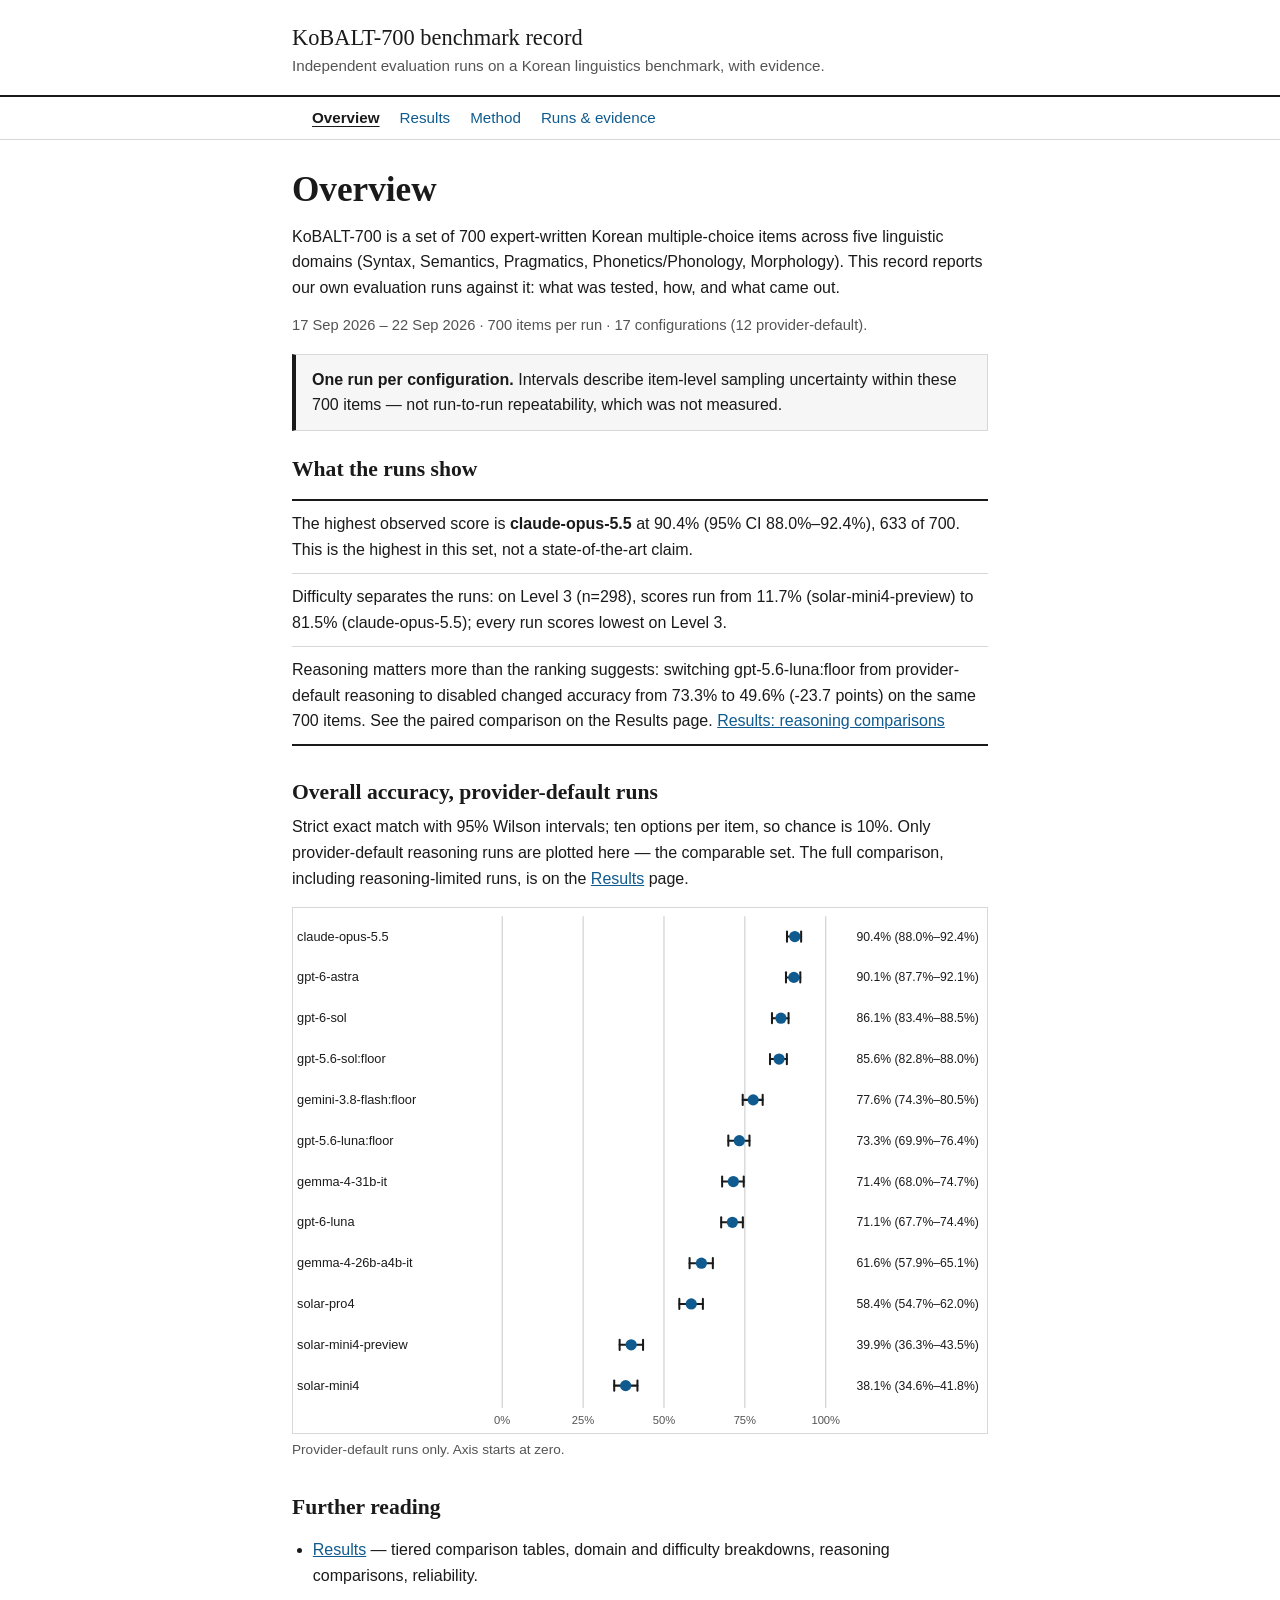
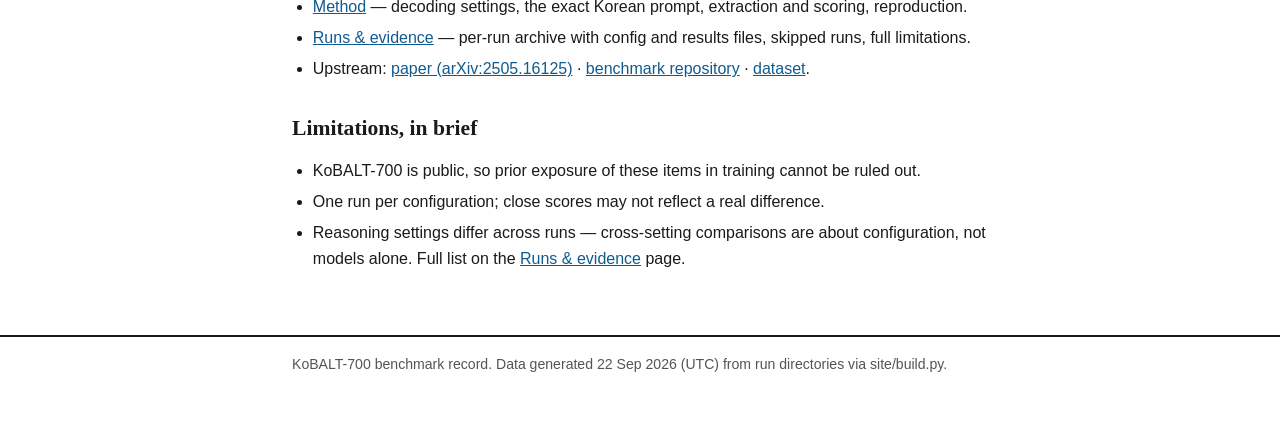
<file: site/index.html>
<!DOCTYPE html>
<html lang="en">
<head>
<meta charset="utf-8">
<meta name="viewport" content="width=device-width, initial-scale=1">
<title>KoBALT-700 benchmark record — Overview</title>
<meta name="description" content="Overview of KoBALT-700 Korean benchmark evaluation runs: scope, key findings, and links to results, method, and run evidence.">
<link rel="icon" href="data:,">
<link rel="stylesheet" href="style.css">
<script>document.documentElement.classList.add("js");</script>
</head>
<body>
<a class="skip-link" href="#main">Skip to main content</a>

<header class="masthead">
  <div class="measure">
    <p class="site-title"><a href="index.html">KoBALT-700 benchmark record</a></p>
    <p class="standfirst">Independent evaluation runs on a Korean linguistics benchmark, with evidence.</p>
  </div>
</header>

<nav class="site-nav" aria-label="Site sections">
  <div class="measure">
    <ul>
      <li><a href="index.html" aria-current="page">Overview</a></li>
      <li><a href="results.html">Results</a></li>
      <li><a href="method.html">Method</a></li>
      <li><a href="runs.html">Runs &amp; evidence</a></li>
    </ul>
  </div>
</nav>

<main id="main">
  <div class="measure">

    <h1>Overview</h1>
    <p>KoBALT-700 is a set of 700 expert-written Korean multiple-choice items across five linguistic domains (Syntax, Semantics, Pragmatics, Phonetics/Phonology, Morphology). This record reports our own evaluation runs against it: what was tested, how, and what came out.</p>
    <p class="meta-line" id="report-meta">Loading run metadata&hellip;</p>

    <aside class="caveat" aria-label="Important caveat">
      <p><strong>One run per configuration.</strong> Intervals describe item-level sampling uncertainty within these 700 items — not run-to-run repeatability, which was not measured.</p>
    </aside>

    <section class="defer" aria-labelledby="findings-h">
      <h2 id="findings-h">What the runs show</h2>
      <ul class="findings" id="findings">
        <li>Findings load with the data.</li>
      </ul>
    </section>

    <section class="defer" aria-labelledby="overall-h">
      <h2 id="overall-h">Overall accuracy, provider-default runs</h2>
      <p>Strict exact match with 95% Wilson intervals; ten options per item, so chance is 10%. Only provider-default reasoning runs are plotted here — the comparable set. The full comparison, including reasoning-limited runs, is on the <a href="results.html">Results</a> page.</p>
      <figure class="chart-block">
        <div id="overall-chart" class="chart" role="img" aria-label="Dot-and-interval chart of overall accuracy with 95 percent Wilson intervals for provider-default runs."></div>
        <figcaption class="caption">Provider-default runs only. Axis starts at zero.</figcaption>
      </figure>
    </section>

    <section class="defer" aria-labelledby="further-h">
      <h2 id="further-h">Further reading</h2>
      <ul class="tight">
        <li><a href="results.html">Results</a> — tiered comparison tables, domain and difficulty breakdowns, reasoning comparisons, reliability.</li>
        <li><a href="method.html">Method</a> — decoding settings, the exact Korean prompt, extraction and scoring, reproduction.</li>
        <li><a href="runs.html">Runs &amp; evidence</a> — per-run archive with config and results files, skipped runs, full limitations.</li>
        <li>Upstream: <a href="https://arxiv.org/abs/2505.16125">paper (arXiv:2505.16125)</a> · <a href="https://github.com/snunlp/KoBALT-700">benchmark repository</a> · <a href="https://huggingface.co/datasets/snunlp/KoBALT-700">dataset</a>.</li>
      </ul>
    </section>

    <section class="defer" aria-labelledby="limits-h">
      <h2 id="limits-h">Limitations, in brief</h2>
      <ul class="tight">
        <li>KoBALT-700 is public, so prior exposure of these items in training cannot be ruled out.</li>
        <li>One run per configuration; close scores may not reflect a real difference.</li>
        <li>Reasoning settings differ across runs — cross-setting comparisons are about configuration, not models alone. Full list on the <a href="runs.html#limitations">Runs &amp; evidence</a> page.</li>
      </ul>
    </section>

  </div>
</main>

<footer class="site-footer defer">
  <div class="measure">
    <p id="footer-line" class="small">KoBALT-700 benchmark record.</p>
    <noscript><p class="small">Numbers on this page load from <code>results.json</code> and need JavaScript enabled.</p></noscript>
  </div>
</footer>

<script src="charts.js" defer></script>
</body>
</html>
</file>
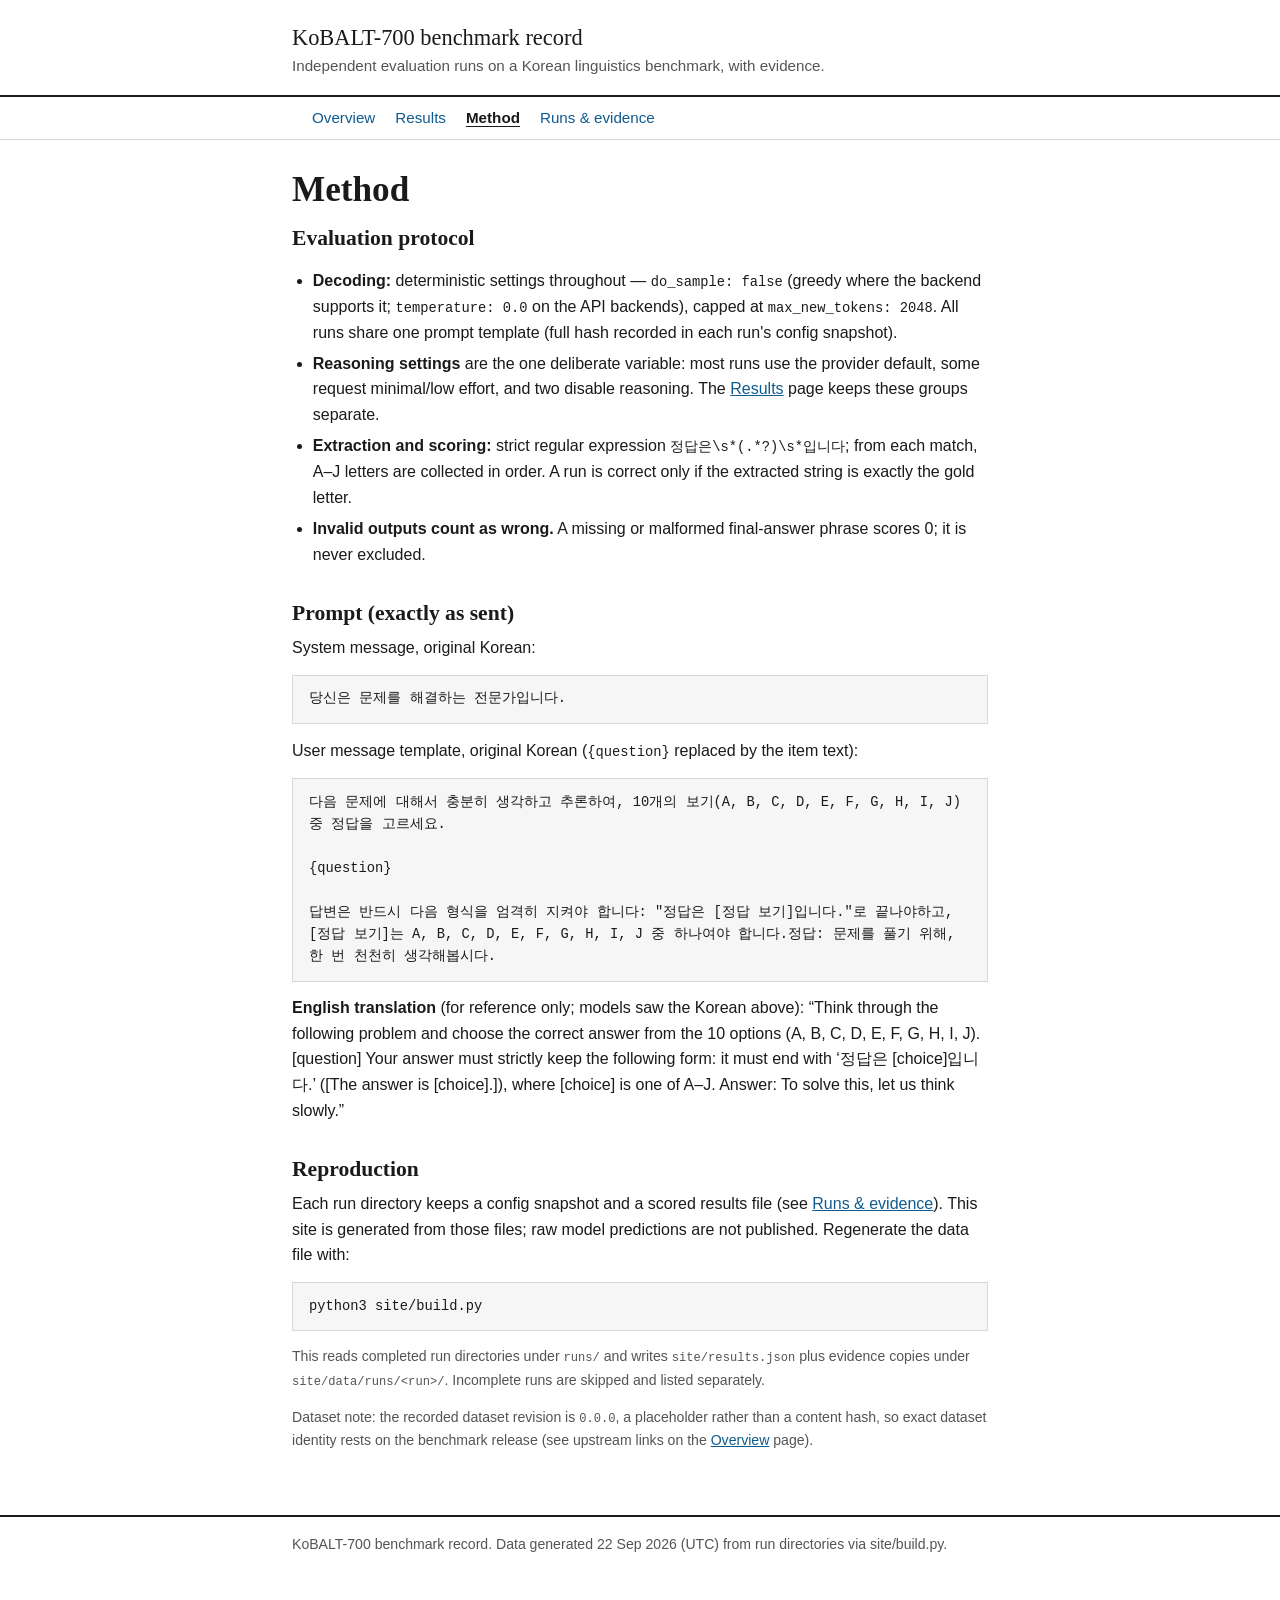
<file: site/method.html>
<!DOCTYPE html>
<html lang="en">
<head>
<meta charset="utf-8">
<meta name="viewport" content="width=device-width, initial-scale=1">
<title>KoBALT-700 benchmark record — Method</title>
<meta name="description" content="Evaluation method: decoding settings, exact Korean prompt, answer extraction and scoring, and reproduction instructions.">
<link rel="icon" href="data:,">
<link rel="stylesheet" href="style.css">
</head>
<body>
<a class="skip-link" href="#main">Skip to main content</a>

<header class="masthead">
  <div class="measure">
    <p class="site-title"><a href="index.html">KoBALT-700 benchmark record</a></p>
    <p class="standfirst">Independent evaluation runs on a Korean linguistics benchmark, with evidence.</p>
  </div>
</header>

<nav class="site-nav" aria-label="Site sections">
  <div class="measure">
    <ul>
      <li><a href="index.html">Overview</a></li>
      <li><a href="results.html">Results</a></li>
      <li><a href="method.html" aria-current="page">Method</a></li>
      <li><a href="runs.html">Runs &amp; evidence</a></li>
    </ul>
  </div>
</nav>

<main id="main">
  <div class="measure">

    <h1>Method</h1>

    <section id="method" aria-labelledby="method-h">
      <h2 id="method-h">Evaluation protocol</h2>
      <ul class="tight">
        <li><strong>Decoding:</strong> deterministic settings throughout — <code>do_sample: false</code> (greedy where the backend supports it; <code>temperature: 0.0</code> on the API backends), capped at <code>max_new_tokens: 2048</code>. All runs share one prompt template (full hash recorded in each run's config snapshot).</li>
        <li><strong>Reasoning settings</strong> are the one deliberate variable: most runs use the provider default, some request minimal/low effort, and two disable reasoning. The <a href="results.html#tiers">Results</a> page keeps these groups separate.</li>
        <li><strong>Extraction and scoring:</strong> strict regular expression <code>정답은\s*(.*?)\s*입니다</code>; from each match, A–J letters are collected in order. A run is correct only if the extracted string is exactly the gold letter.</li>
        <li><strong>Invalid outputs count as wrong.</strong> A missing or malformed final-answer phrase scores 0; it is never excluded.</li>
      </ul>
    </section>

    <section aria-labelledby="prompt-h">
      <h2 id="prompt-h">Prompt (exactly as sent)</h2>
      <p>System message, original Korean:</p>
      <pre lang="ko">당신은 문제를 해결하는 전문가입니다.</pre>
      <p>User message template, original Korean (<code>{question}</code> replaced by the item text):</p>
      <pre lang="ko">다음 문제에 대해서 충분히 생각하고 추론하여, 10개의 보기(A, B, C, D, E, F, G, H, I, J) 중 정답을 고르세요.

{question}

답변은 반드시 다음 형식을 엄격히 지켜야 합니다: "정답은 [정답 보기]입니다."로 끝나야하고, [정답 보기]는 A, B, C, D, E, F, G, H, I, J 중 하나여야 합니다.정답: 문제를 풀기 위해, 한 번 천천히 생각해봅시다.</pre>
      <p><strong>English translation</strong> (for reference only; models saw the Korean above): “Think through the following problem and choose the correct answer from the 10 options (A, B, C, D, E, F, G, H, I, J). [question] Your answer must strictly keep the following form: it must end with ‘정답은 [choice]입니다.’ ([The answer is [choice].]), where [choice] is one of A–J. Answer: To solve this, let us think slowly.”</p>
    </section>

    <section id="reproduce" aria-labelledby="reproduce-h">
      <h2 id="reproduce-h">Reproduction</h2>
      <p>Each run directory keeps a config snapshot and a scored results file (see <a href="runs.html">Runs &amp; evidence</a>). This site is generated from those files; raw model predictions are not published. Regenerate the data file with:</p>
      <pre>python3 site/build.py</pre>
      <p class="small">This reads completed run directories under <code>runs/</code> and writes <code>site/results.json</code> plus evidence copies under <code>site/data/runs/&lt;run&gt;/</code>. Incomplete runs are skipped and listed separately.</p>
      <p class="small">Dataset note: the recorded dataset revision is <code>0.0.0</code>, a placeholder rather than a content hash, so exact dataset identity rests on the benchmark release (see upstream links on the <a href="index.html">Overview</a> page).</p>
    </section>

  </div>
</main>

<footer class="site-footer">
  <div class="measure">
    <p id="footer-line" class="small">KoBALT-700 benchmark record.</p>
  </div>
</footer>

<script src="charts.js" defer></script>
</body>
</html>
</file>
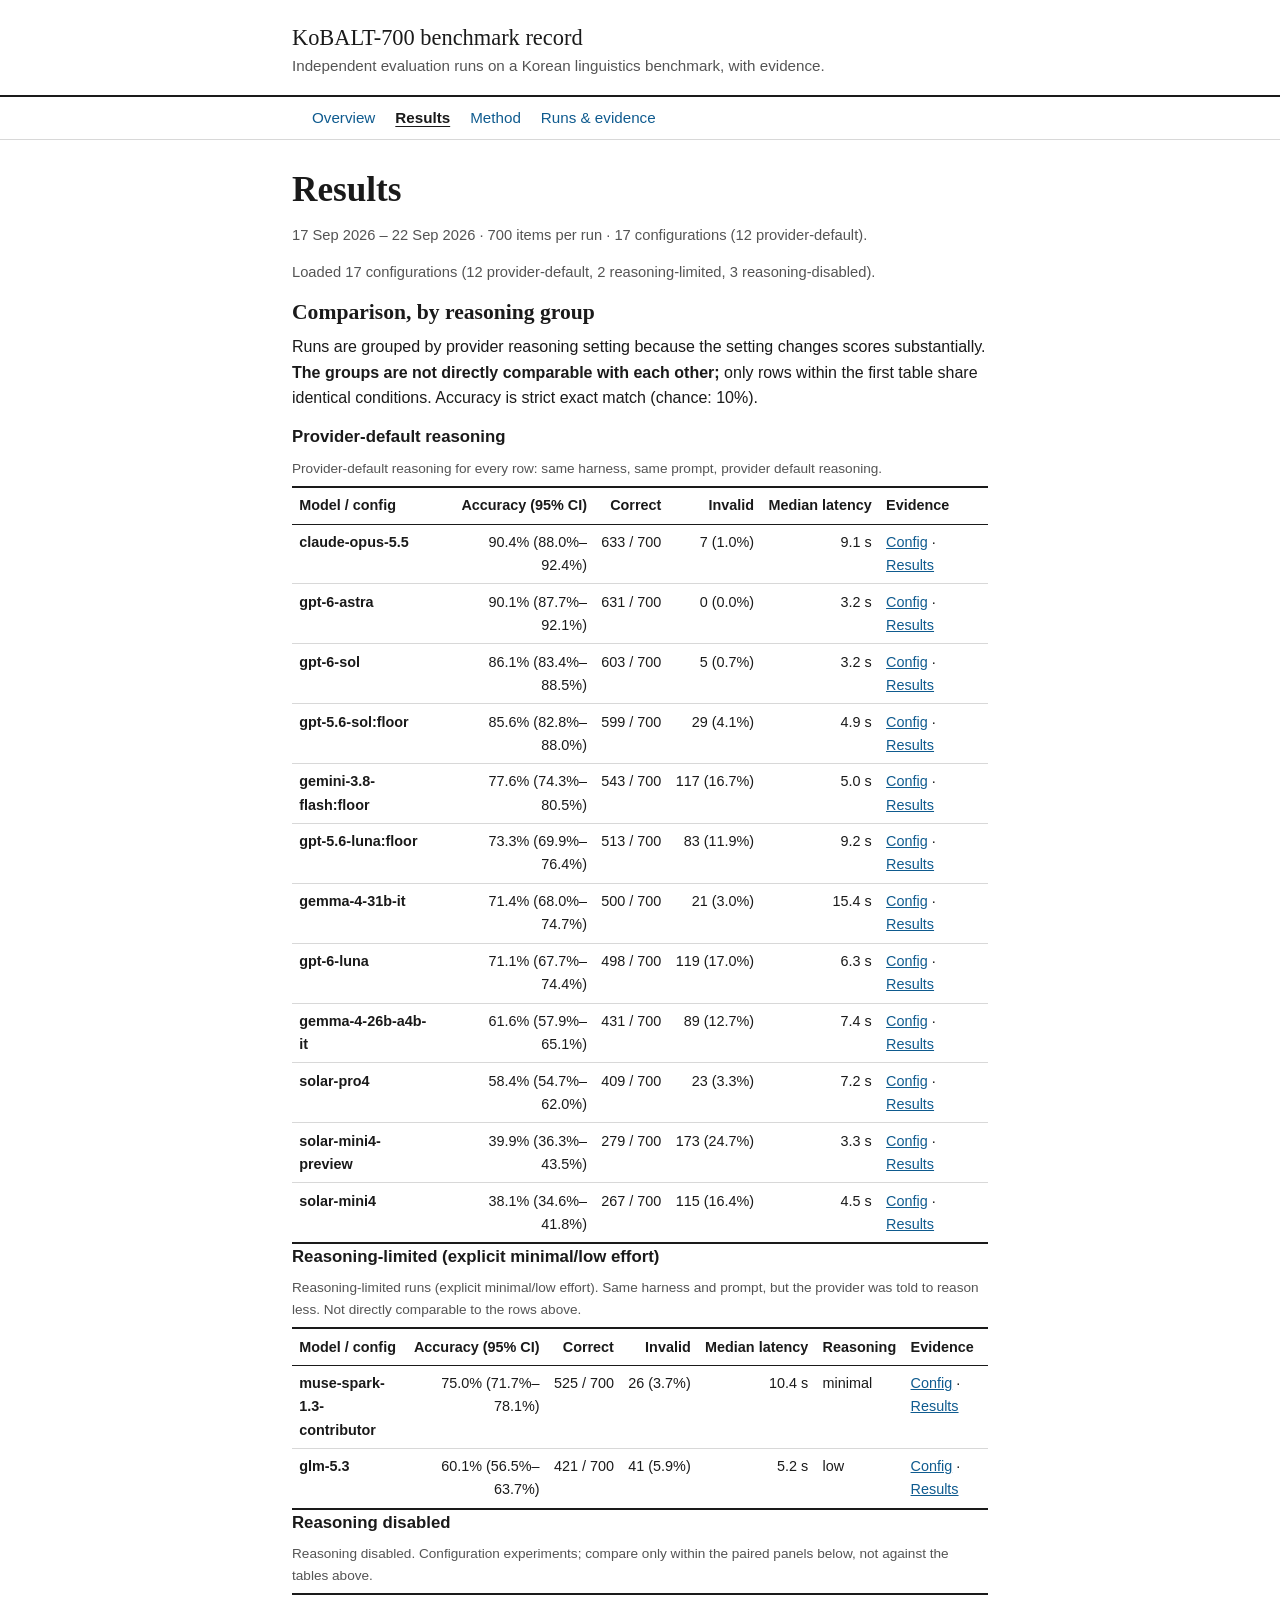
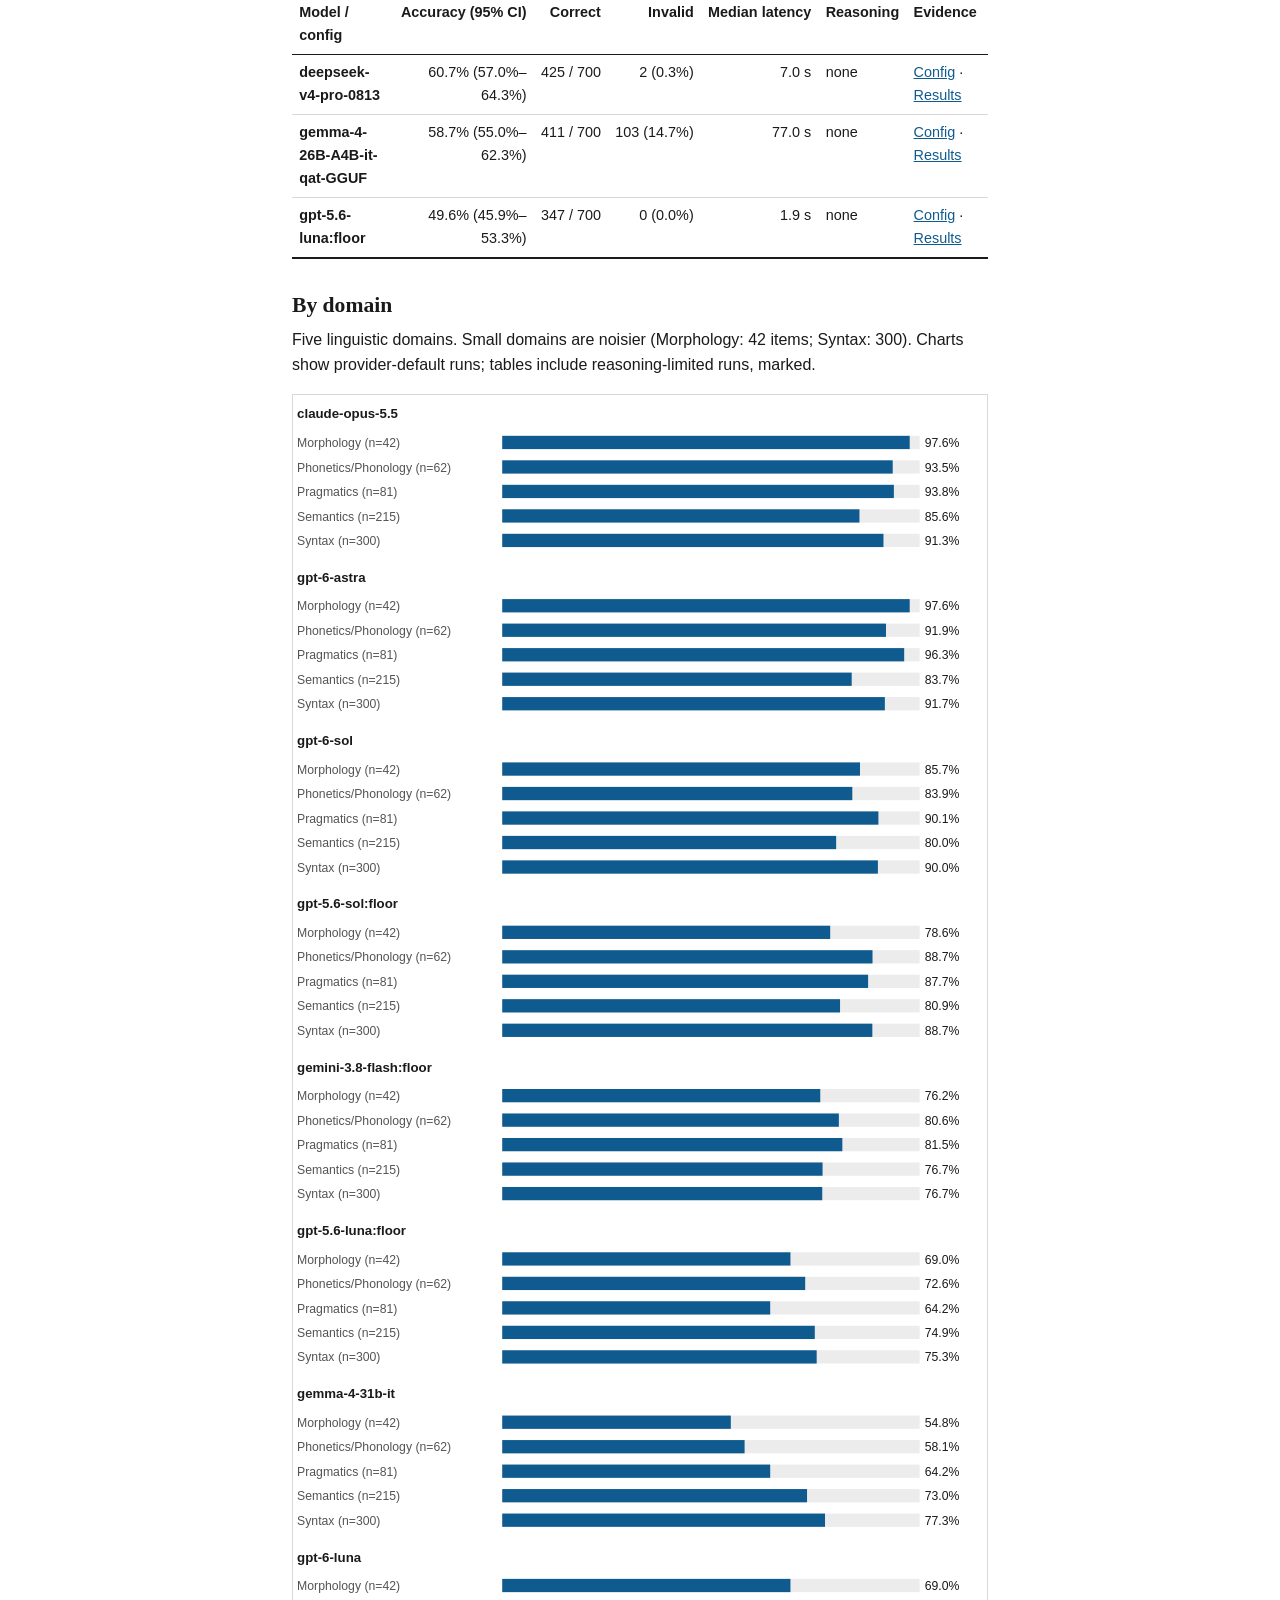
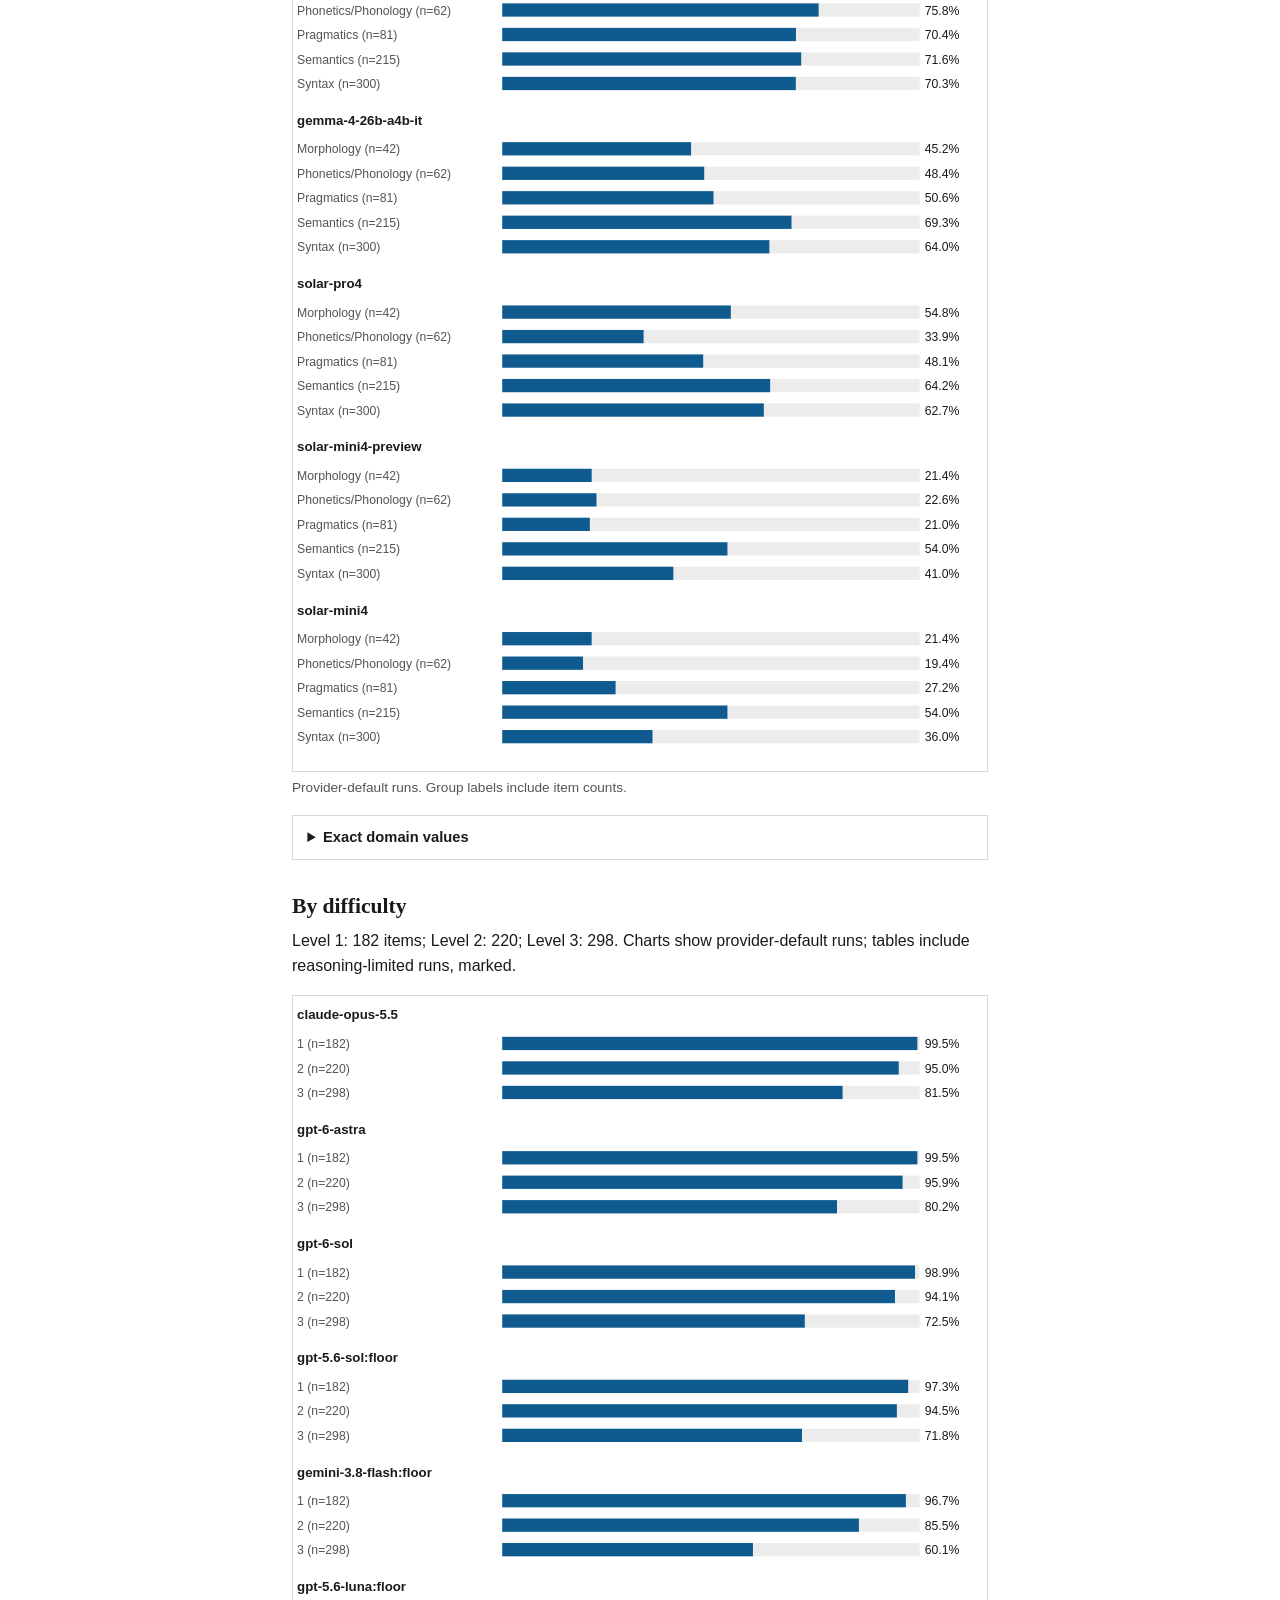
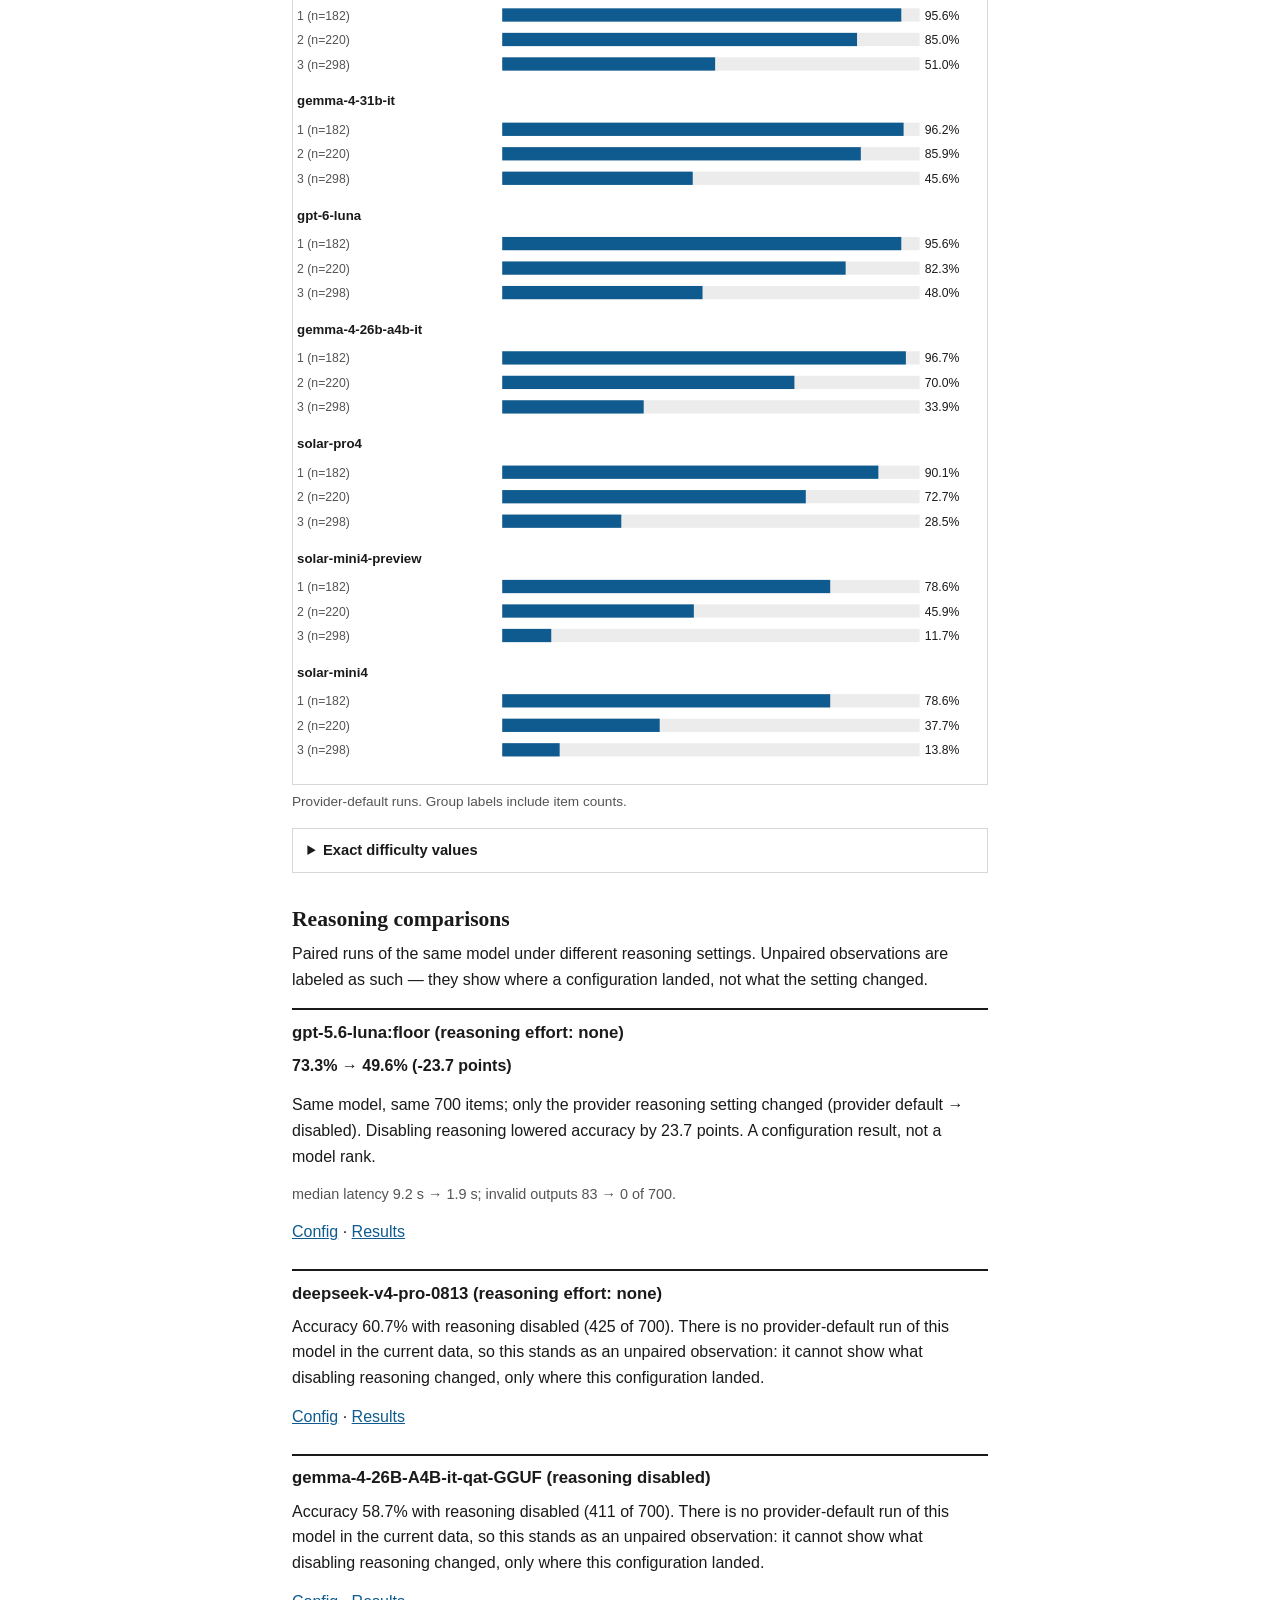
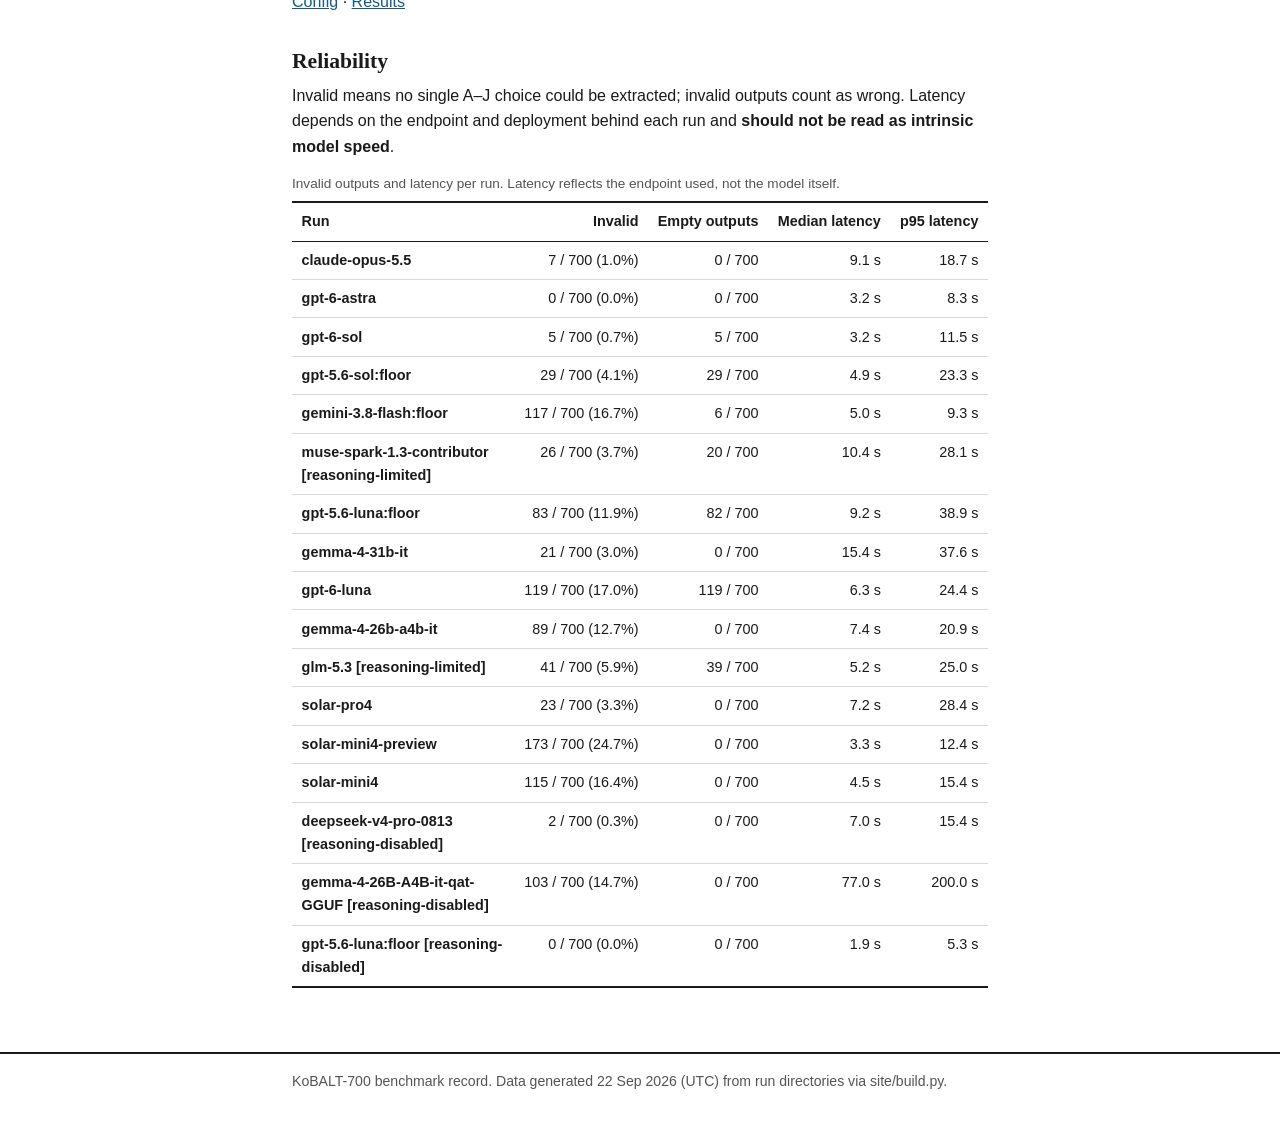
<file: site/results.html>
<!DOCTYPE html>
<html lang="en">
<head>
<meta charset="utf-8">
<meta name="viewport" content="width=device-width, initial-scale=1">
<title>KoBALT-700 benchmark record — Results</title>
<meta name="description" content="Tiered comparison of KoBALT-700 runs: provider-default results, reasoning-limited runs, reasoning-disabled ablations, domain and difficulty breakdowns, reliability.">
<link rel="icon" href="data:,">
<link rel="stylesheet" href="style.css">
<script>document.documentElement.classList.add("js");</script>
</head>
<body>
<a class="skip-link" href="#main">Skip to main content</a>

<header class="masthead">
  <div class="measure">
    <p class="site-title"><a href="index.html">KoBALT-700 benchmark record</a></p>
    <p class="standfirst">Independent evaluation runs on a Korean linguistics benchmark, with evidence.</p>
  </div>
</header>

<nav class="site-nav" aria-label="Site sections">
  <div class="measure">
    <ul>
      <li><a href="index.html">Overview</a></li>
      <li><a href="results.html" aria-current="page">Results</a></li>
      <li><a href="method.html">Method</a></li>
      <li><a href="runs.html">Runs &amp; evidence</a></li>
    </ul>
  </div>
</nav>

<main id="main">
  <div class="measure">

    <h1>Results</h1>
    <p class="meta-line" id="report-meta">Loading run metadata&hellip;</p>
    <p id="status" class="status" role="status" aria-live="polite">Loading results&hellip;</p>

    <section id="tiers" class="defer" aria-labelledby="tiers-h">
      <h2 id="tiers-h">Comparison, by reasoning group</h2>
      <p>Runs are grouped by provider reasoning setting because the setting changes scores substantially. <strong>The groups are not directly comparable with each other;</strong> only rows within the first table share identical conditions. Accuracy is strict exact match (chance: 10%).</p>
      <h3>Provider-default reasoning</h3>
      <div id="tier-default-wrap"></div>
      <h3>Reasoning-limited (explicit minimal/low effort)</h3>
      <div id="tier-constrained-wrap"></div>
      <h3>Reasoning disabled</h3>
      <div id="tier-disabled-wrap"></div>
    </section>

    <section id="domains" class="defer" aria-labelledby="domains-h">
      <h2 id="domains-h">By domain</h2>
      <p>Five linguistic domains. Small domains are noisier (Morphology: 42 items; Syntax: 300). Charts show provider-default runs; tables include reasoning-limited runs, marked.</p>
      <figure class="chart-block">
        <div id="domain-chart" class="chart" role="img" aria-label="Bar chart of accuracy by linguistic domain for provider-default runs. Exact values are in the table below."></div>
        <figcaption class="caption">Provider-default runs. Group labels include item counts.</figcaption>
      </figure>
      <details class="disclosure">
        <summary>Exact domain values</summary>
        <div class="table-scroll-host" id="domain-table-wrap"></div>
      </details>
    </section>

    <section id="difficulty" class="defer" aria-labelledby="difficulty-h">
      <h2 id="difficulty-h">By difficulty</h2>
      <p>Level 1: 182 items; Level 2: 220; Level 3: 298. Charts show provider-default runs; tables include reasoning-limited runs, marked.</p>
      <figure class="chart-block">
        <div id="level-chart" class="chart" role="img" aria-label="Bar chart of accuracy by difficulty level for provider-default runs. Exact values are in the table below."></div>
        <figcaption class="caption">Provider-default runs. Group labels include item counts.</figcaption>
      </figure>
      <details class="disclosure">
        <summary>Exact difficulty values</summary>
        <div class="table-scroll-host" id="level-table-wrap"></div>
      </details>
    </section>

    <section id="ablations" class="defer" aria-labelledby="ablations-h">
      <h2 id="ablations-h">Reasoning comparisons</h2>
      <p>Paired runs of the same model under different reasoning settings. Unpaired observations are labeled as such — they show where a configuration landed, not what the setting changed.</p>
      <div id="ablation-body"></div>
    </section>

    <section id="reliability" class="defer" aria-labelledby="reliability-h">
      <h2 id="reliability-h">Reliability</h2>
      <p>Invalid means no single A–J choice could be extracted; invalid outputs count as wrong. Latency depends on the endpoint and deployment behind each run and <strong>should not be read as intrinsic model speed</strong>.</p>
      <div id="reliability-table-wrap"></div>
    </section>

  </div>
</main>

<footer class="site-footer defer">
  <div class="measure">
    <p id="footer-line" class="small">KoBALT-700 benchmark record.</p>
    <noscript><p class="small">Numbers on this page load from <code>results.json</code> and need JavaScript enabled.</p></noscript>
  </div>
</footer>

<script src="charts.js" defer></script>
</body>
</html>
</file>
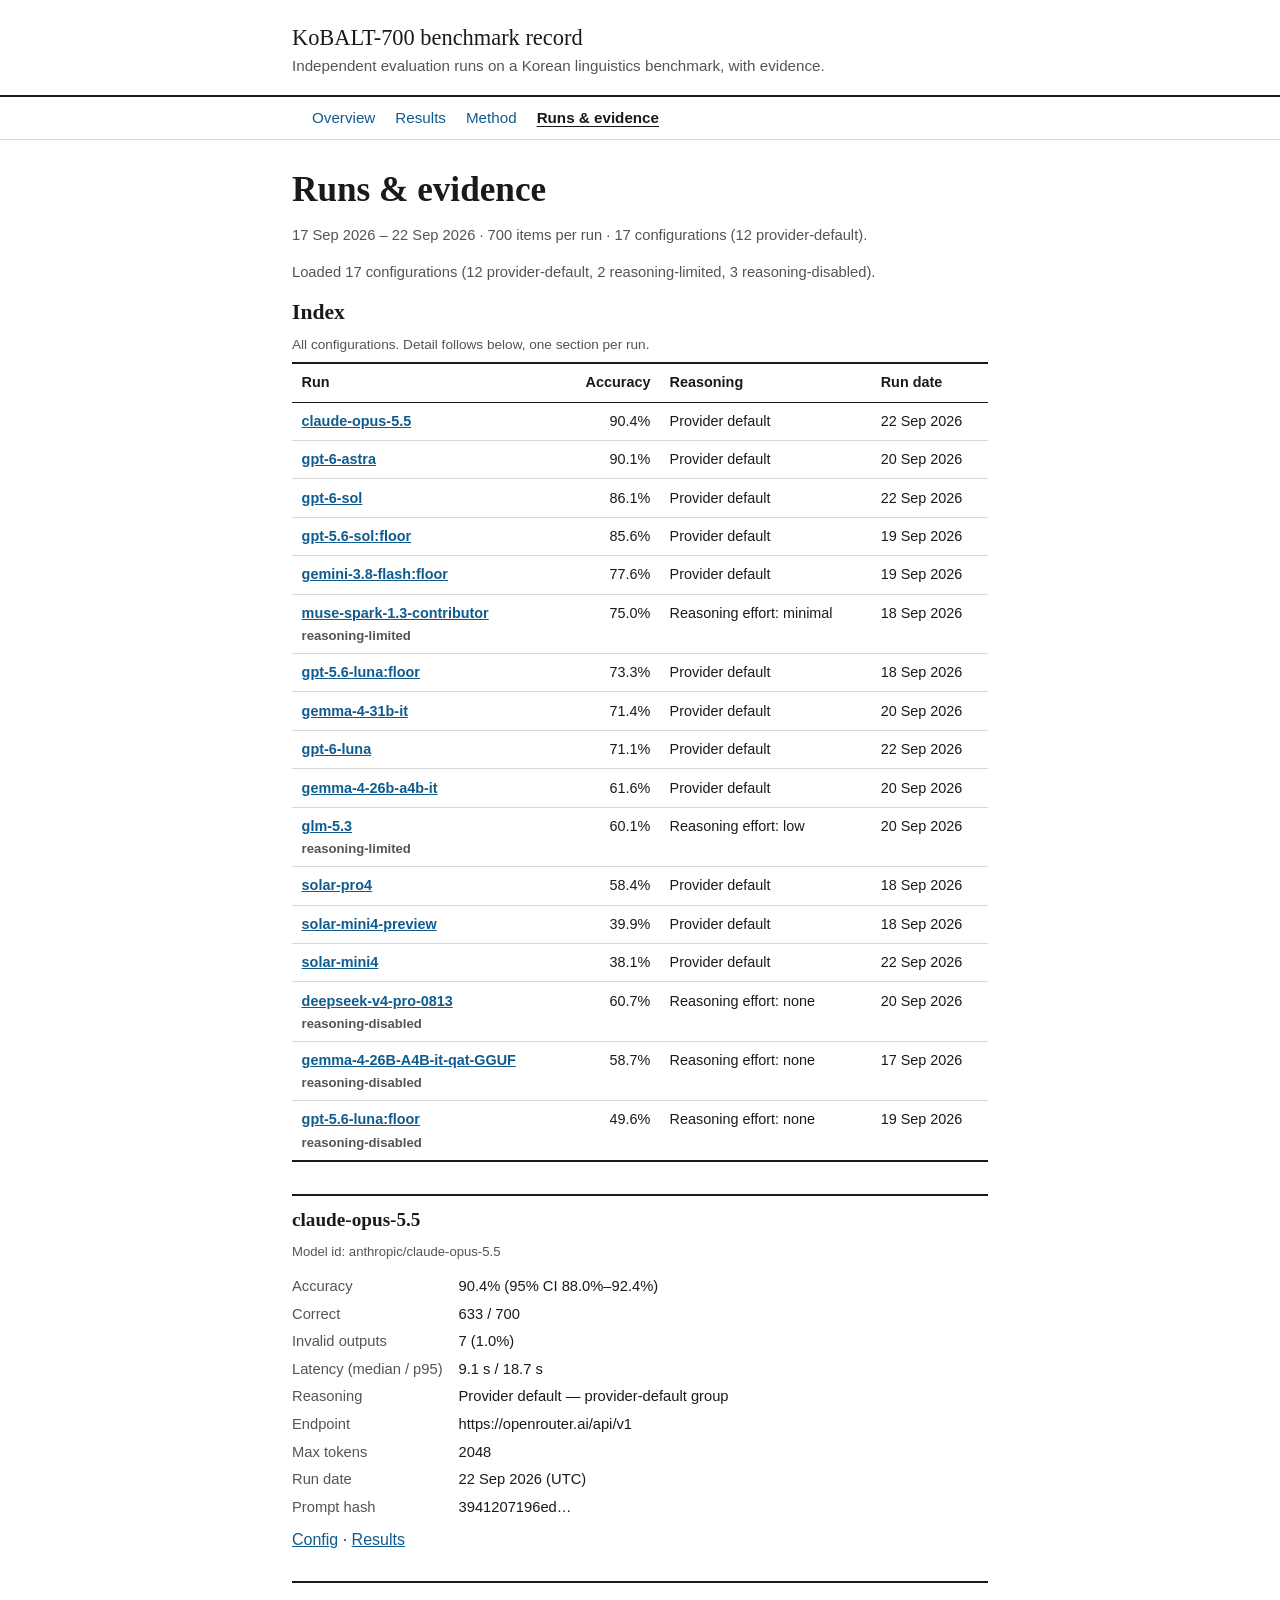
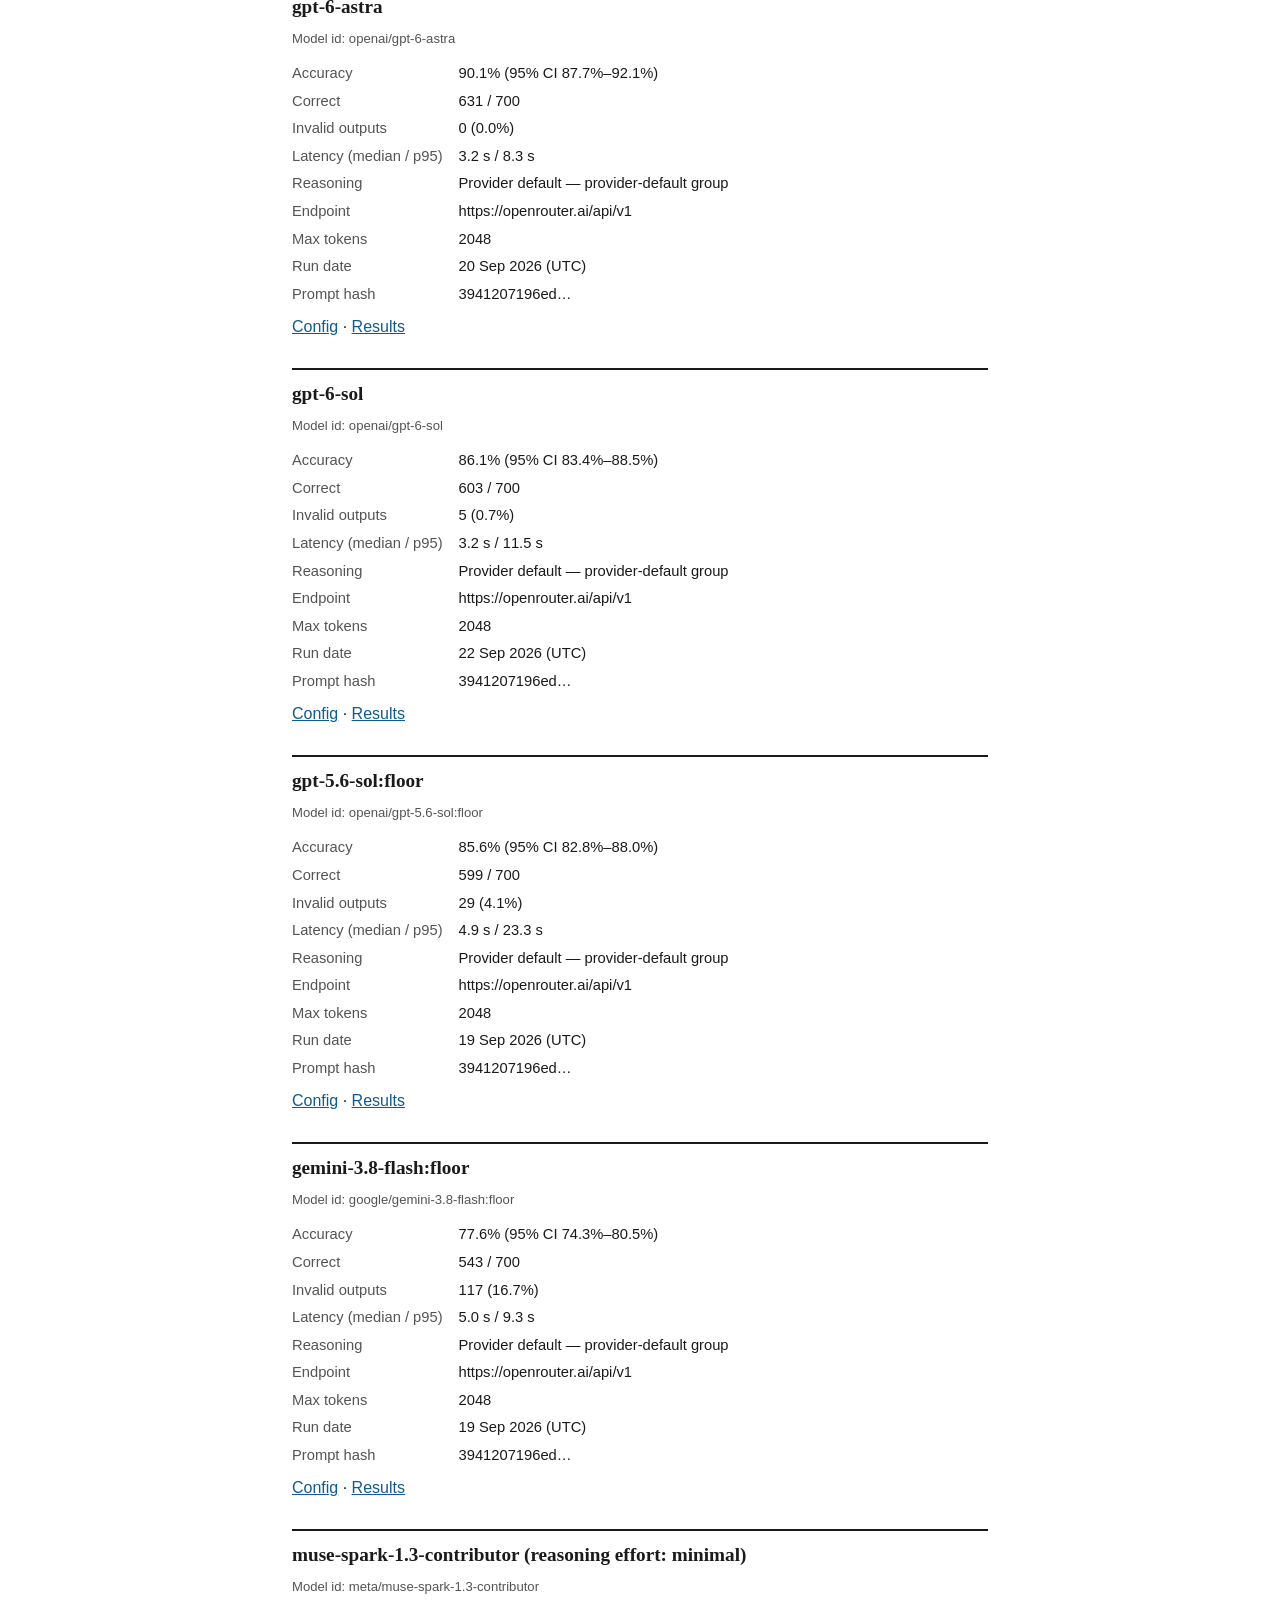
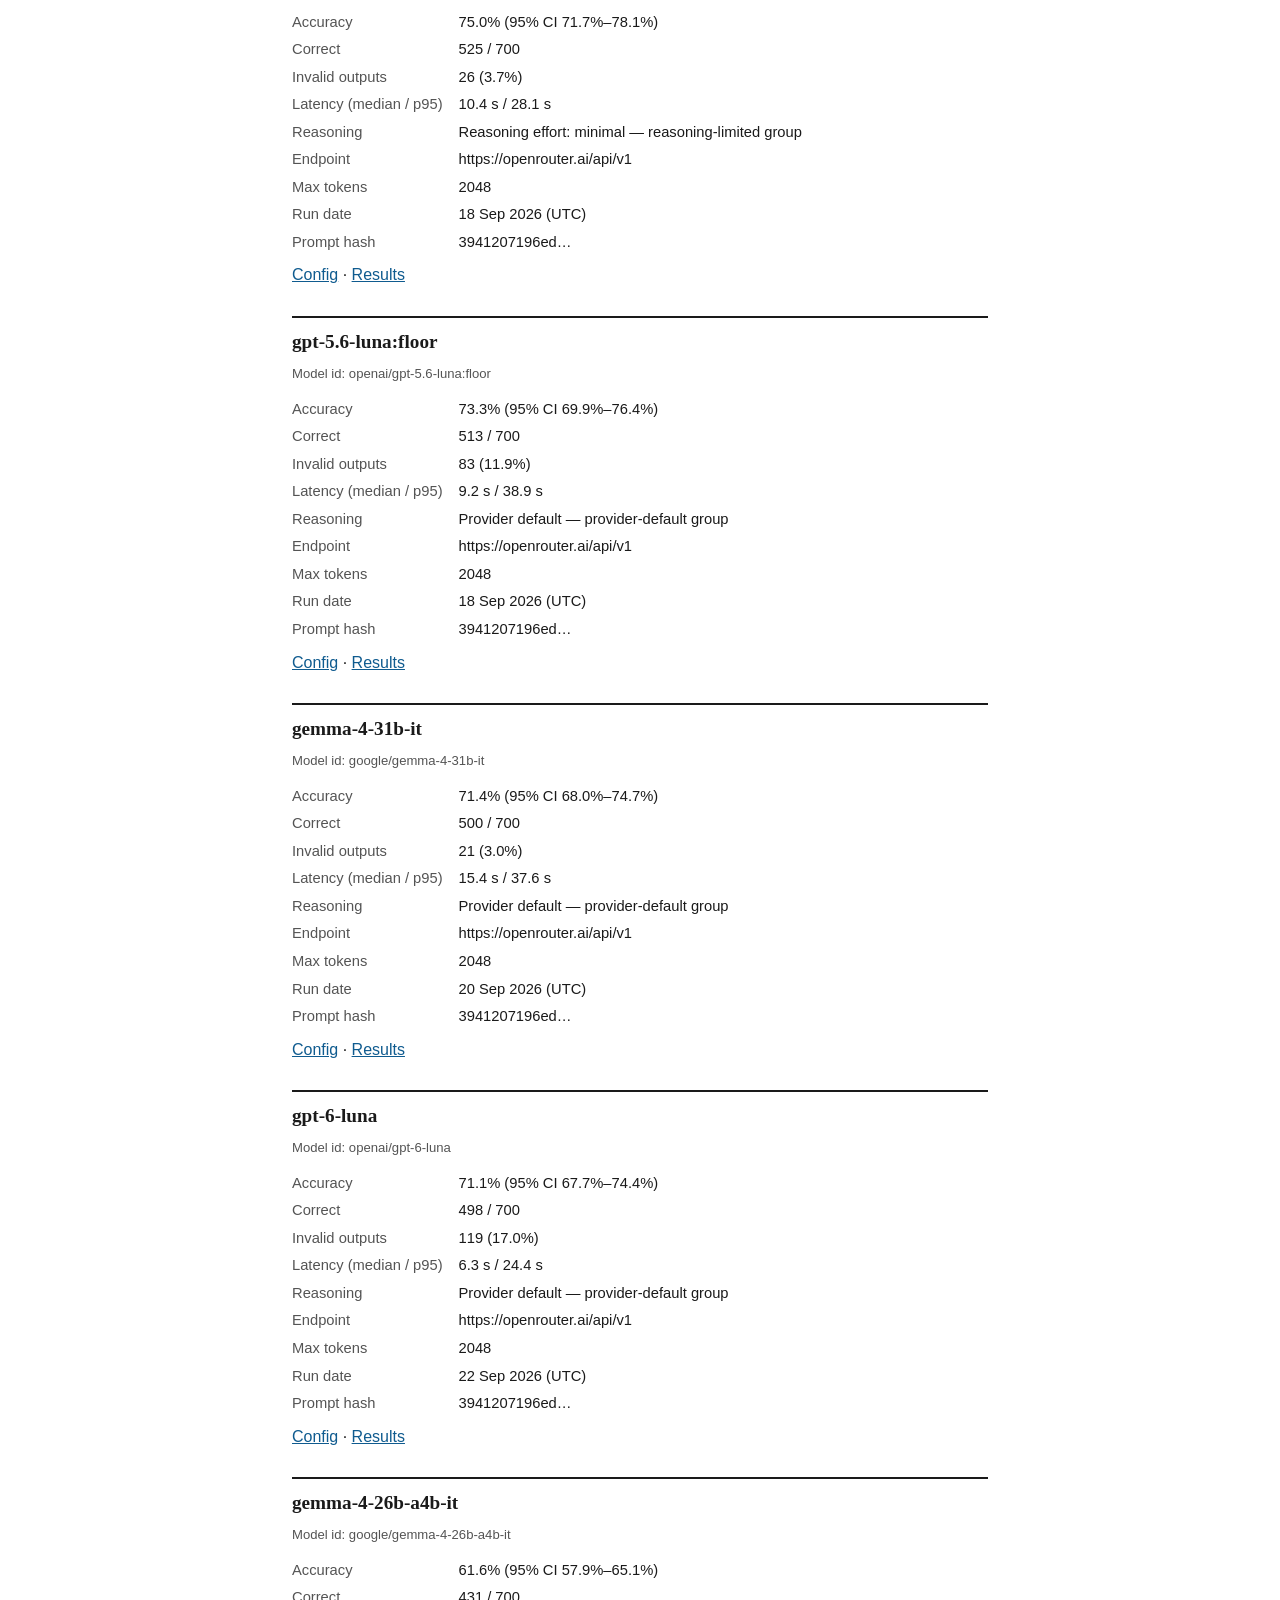
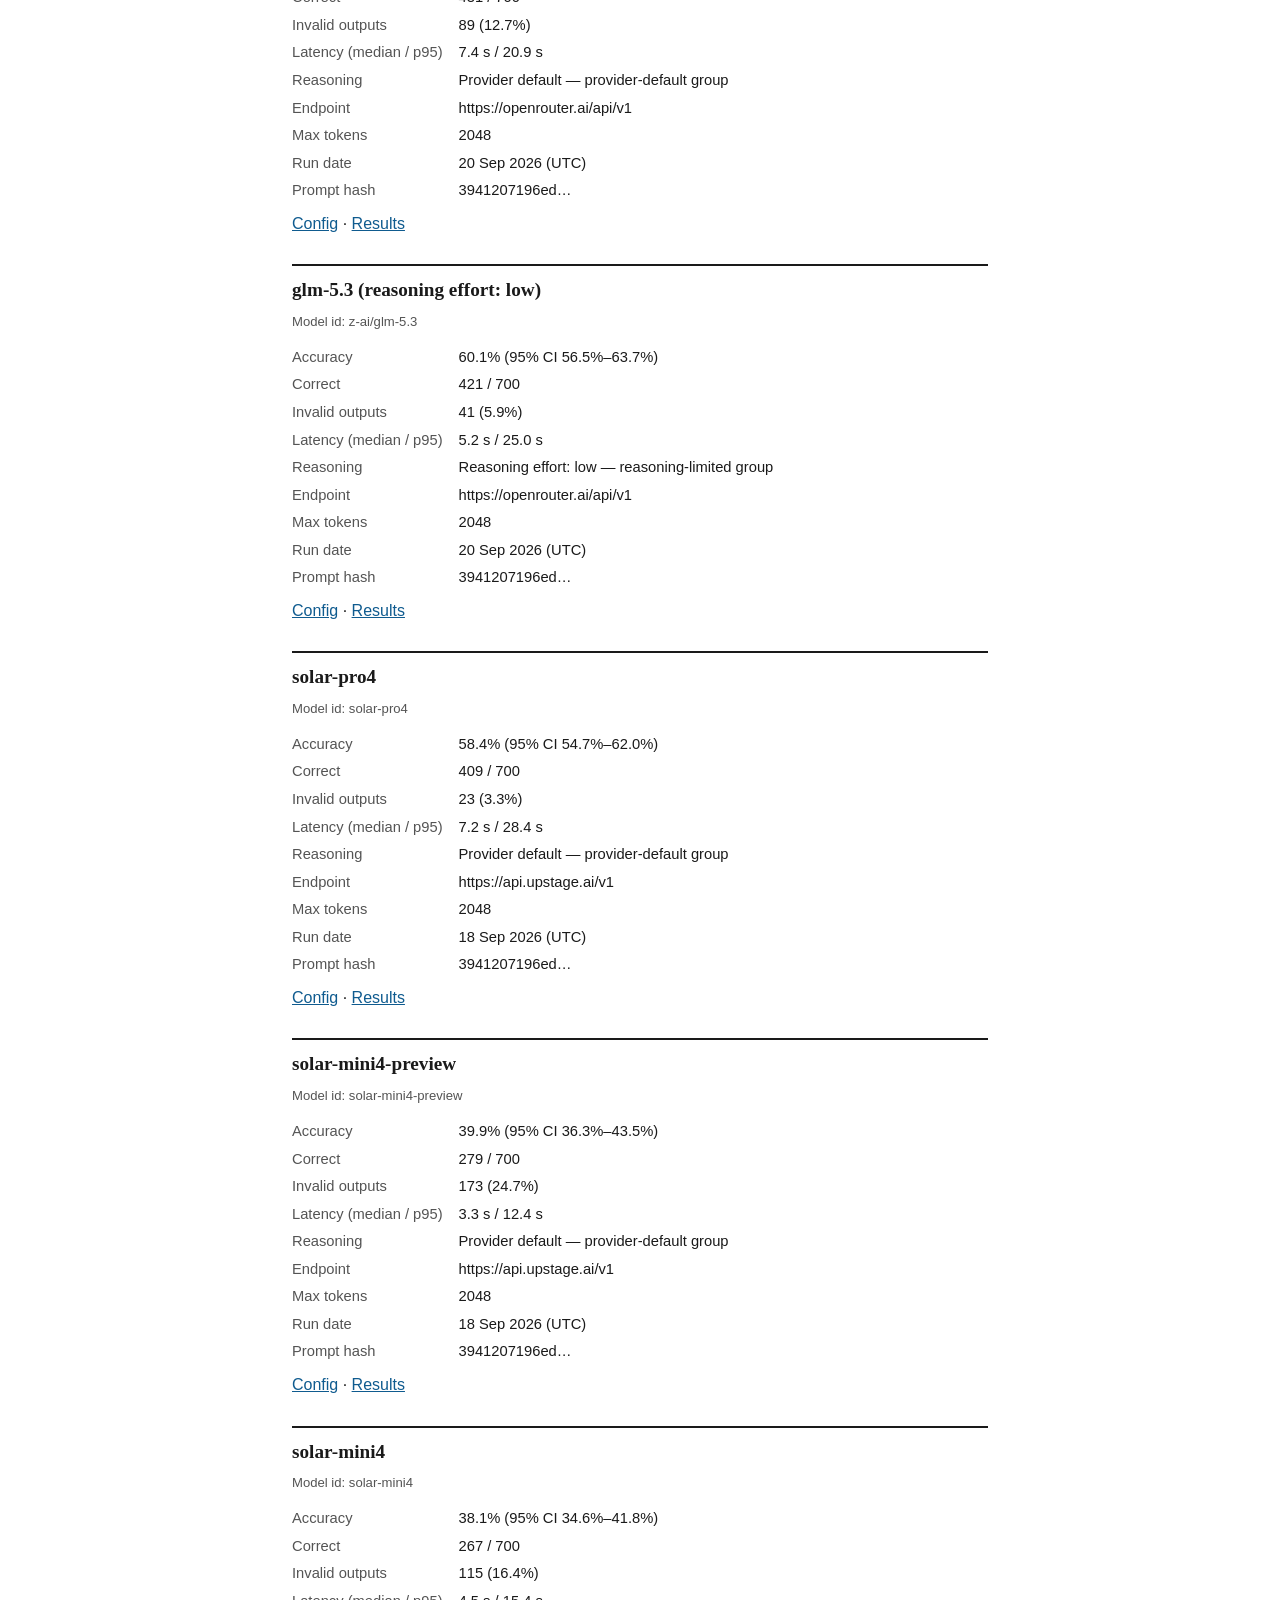
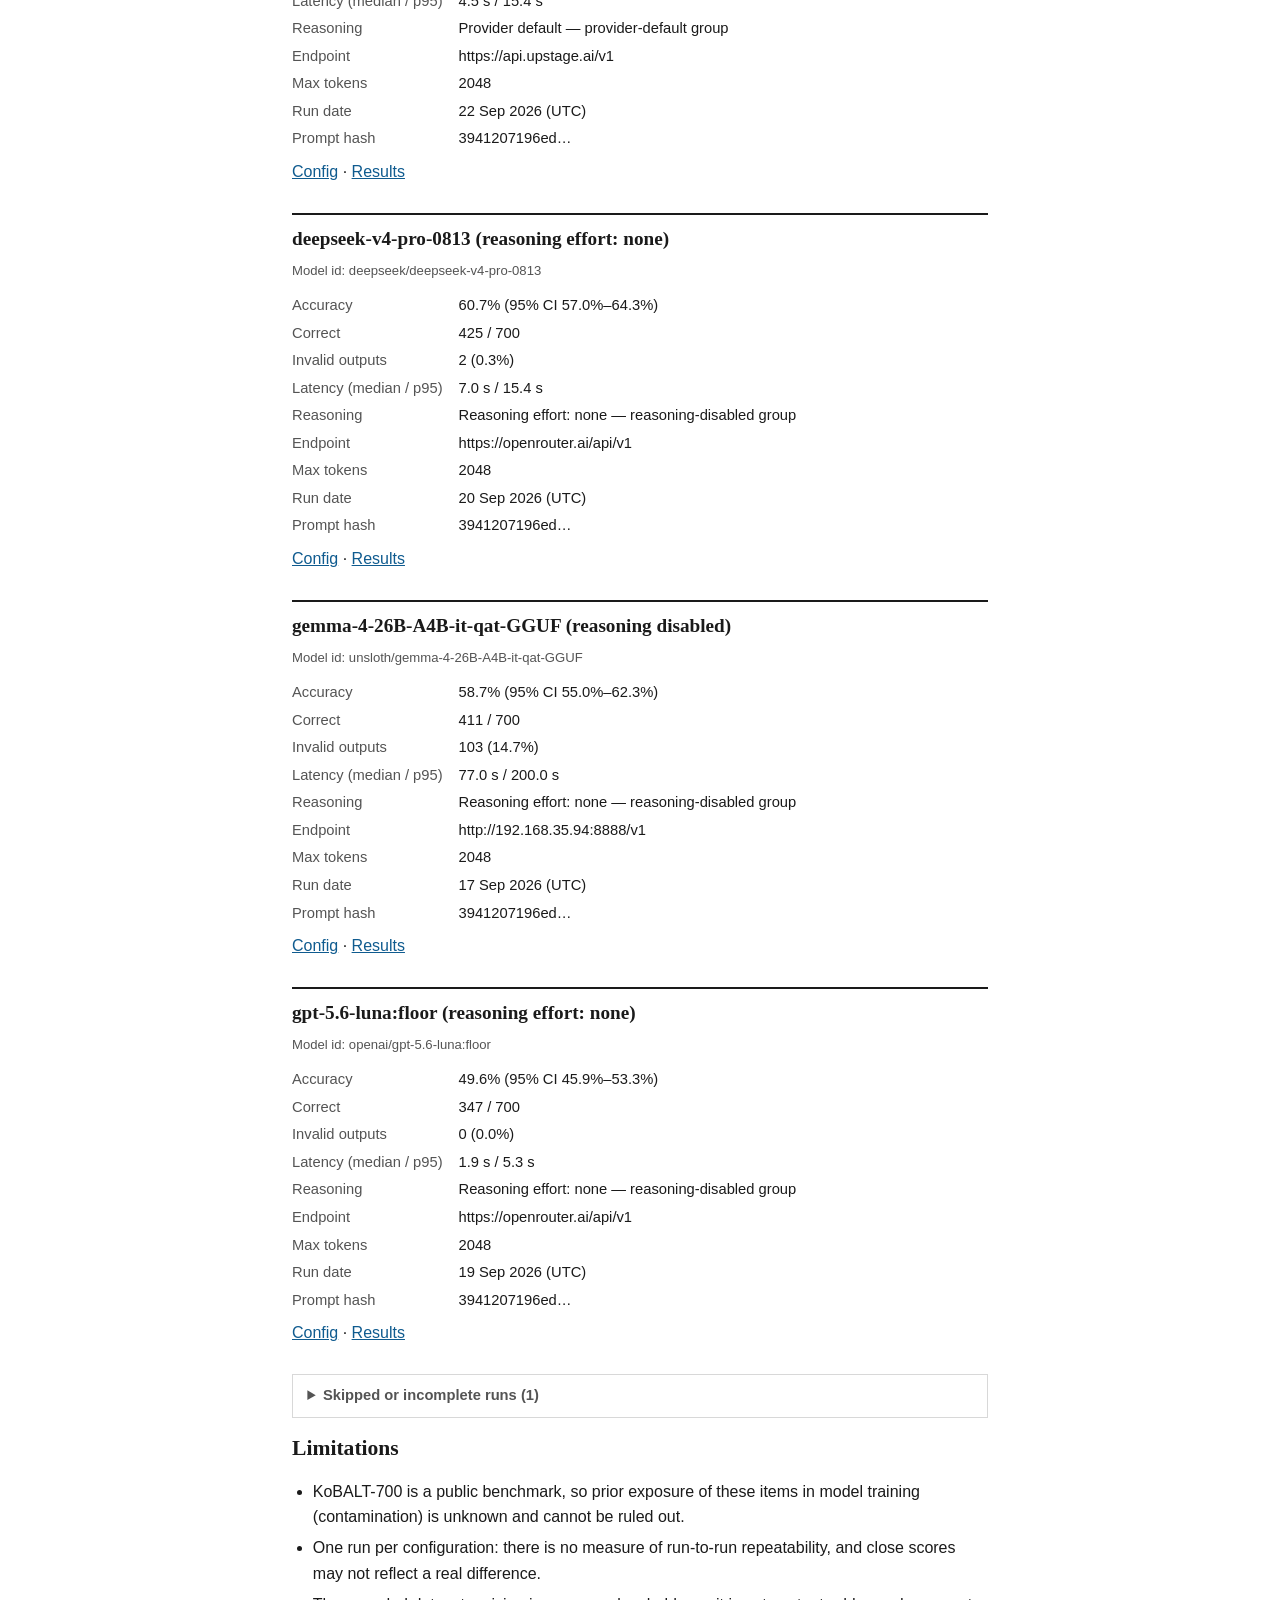
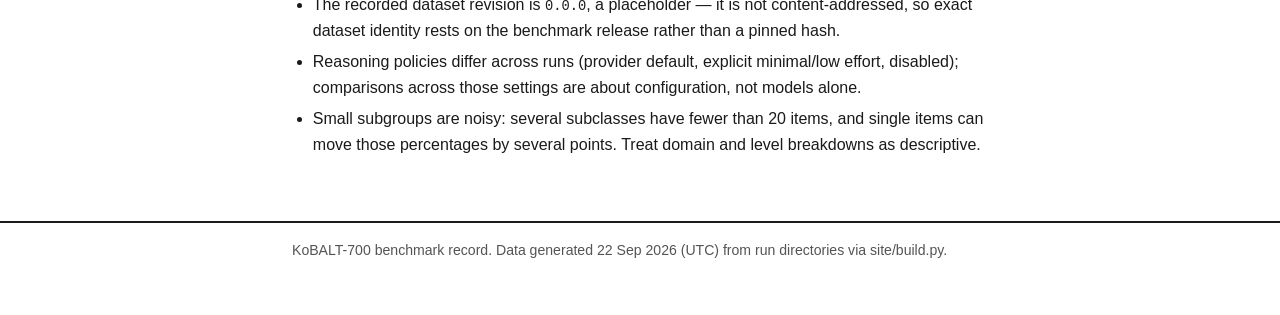
<file: site/runs.html>
<!DOCTYPE html>
<html lang="en">
<head>
<meta charset="utf-8">
<meta name="viewport" content="width=device-width, initial-scale=1">
<title>KoBALT-700 benchmark record — Runs &amp; evidence</title>
<meta name="description" content="Per-run archive: configuration, scores, latency, and evidence files for every KoBALT-700 run, plus skipped runs and full limitations.">
<link rel="icon" href="data:,">
<link rel="stylesheet" href="style.css">
<script>document.documentElement.classList.add("js");</script>
</head>
<body>
<a class="skip-link" href="#main">Skip to main content</a>

<header class="masthead">
  <div class="measure">
    <p class="site-title"><a href="index.html">KoBALT-700 benchmark record</a></p>
    <p class="standfirst">Independent evaluation runs on a Korean linguistics benchmark, with evidence.</p>
  </div>
</header>

<nav class="site-nav" aria-label="Site sections">
  <div class="measure">
    <ul>
      <li><a href="index.html">Overview</a></li>
      <li><a href="results.html">Results</a></li>
      <li><a href="method.html">Method</a></li>
      <li><a href="runs.html" aria-current="page">Runs &amp; evidence</a></li>
    </ul>
  </div>
</nav>

<main id="main">
  <div class="measure">

    <h1>Runs &amp; evidence</h1>
    <p class="meta-line" id="report-meta">Loading run metadata&hellip;</p>
    <p id="status" class="status" role="status" aria-live="polite">Loading runs&hellip;</p>

    <section class="defer" aria-labelledby="index-h">
      <h2 id="index-h">Index</h2>
      <div id="run-index-wrap"></div>
    </section>

    <div id="run-archive" class="defer"></div>

    <details id="skipped" class="disclosure subdued defer">
      <summary id="skipped-summary">Skipped or incomplete runs</summary>
      <div id="skipped-body"></div>
    </details>

    <section id="limitations" class="defer" aria-labelledby="limitations-h">
      <h2 id="limitations-h">Limitations</h2>
      <ul class="tight">
        <li>KoBALT-700 is a public benchmark, so prior exposure of these items in model training (contamination) is unknown and cannot be ruled out.</li>
        <li>One run per configuration: there is no measure of run-to-run repeatability, and close scores may not reflect a real difference.</li>
        <li>The recorded dataset revision is <code>0.0.0</code>, a placeholder — it is not content-addressed, so exact dataset identity rests on the benchmark release rather than a pinned hash.</li>
        <li>Reasoning policies differ across runs (provider default, explicit minimal/low effort, disabled); comparisons across those settings are about configuration, not models alone.</li>
        <li>Small subgroups are noisy: several subclasses have fewer than 20 items, and single items can move those percentages by several points. Treat domain and level breakdowns as descriptive.</li>
      </ul>
    </section>

  </div>
</main>

<footer class="site-footer defer">
  <div class="measure">
    <p id="footer-line" class="small">KoBALT-700 benchmark record.</p>
    <noscript><p class="small">Run details on this page load from <code>results.json</code> and need JavaScript enabled.</p></noscript>
  </div>
</footer>

<script src="charts.js" defer></script>
</body>
</html>
</file>
<file: site/style.css>
/* KoBALT-700 benchmark record — document style.
   White paper, near-black ink, one accent. Serif title, system sans body. */

:root {
  --bg: #ffffff;
  --ink: #1a1a1a;
  --muted: #545454;
  --line: #d8d8d8;
  --accent: #0f5b8f;
  --accent-dark: #0a4066;
  --track: #ececec;
  --note-bg: #f6f6f6;
  --max-measure: 46rem;
}

*, *::before, *::after { box-sizing: border-box; }

html { -webkit-text-size-adjust: 100%; }

body {
  margin: 0;
  background: var(--bg);
  color: var(--ink);
  font-family: -apple-system, BlinkMacSystemFont, "Segoe UI", Roboto,
    "Noto Sans", "Helvetica Neue", Arial, sans-serif;
  font-size: 1rem;
  line-height: 1.6;
}

.measure {
  max-width: var(--max-measure);
  margin-inline: auto;
  padding-inline: 1.25rem;
}

.skip-link {
  position: absolute;
  left: -9999px;
  top: 0;
  background: var(--ink);
  color: #fff;
  padding: 0.6rem 1rem;
  z-index: 100;
}
.skip-link:focus { left: 0.5rem; top: 0.5rem; }

a { color: var(--accent); }
a:hover { color: var(--accent-dark); }
a:visited { color: var(--accent-dark); }

a:focus-visible,
button:focus-visible,
summary:focus-visible,
[tabindex]:focus-visible {
  outline: 2px solid var(--accent);
  outline-offset: 2px;
}

/* Masthead */
.masthead {
  border-bottom: 2px solid var(--ink);
  padding: 1.5rem 0 1rem;
}
.masthead .site-title {
  font-family: Georgia, "Iowan Old Style", "Times New Roman", serif;
  font-size: 1.6rem;
  line-height: 1.25;
  margin: 0 0 0.15rem;
}
.masthead .site-title a {
  color: var(--ink);
  text-decoration: none;
}
.masthead .site-title a:hover { text-decoration: underline; }
.masthead .standfirst {
  margin: 0;
  font-size: 0.95rem;
  color: var(--muted);
}
.site-nav {
  border-bottom: 1px solid var(--line);
}
.site-nav ul {
  list-style: none;
  margin: 0;
  padding: 0.55rem 1.25rem;
  display: flex;
  flex-wrap: wrap;
  gap: 0.2rem 1.25rem;
  font-size: 0.95rem;
}
.site-nav a { text-decoration: none; }
.site-nav a:hover { text-decoration: underline; }
.site-nav a[aria-current="page"] {
  color: var(--ink);
  font-weight: 700;
  text-decoration: underline;
  text-underline-offset: 3px;
}

/* Article */
h1 {
  font-family: Georgia, "Iowan Old Style", "Times New Roman", serif;
  font-size: 1.9rem;
  line-height: 1.25;
  margin: 0 0 0.75rem;
}
h2 {
  font-family: Georgia, "Iowan Old Style", "Times New Roman", serif;
  font-size: 1.35rem;
  line-height: 1.3;
  margin: 0 0 0.5rem;
}
h3 {
  font-size: 1.05rem;
  margin: 0 0 0.4rem;
}
main { padding: 1.75rem 0 1rem; }
main section { margin-bottom: 2rem; }
section > p, li > p { max-width: 100%; }
p { margin: 0 0 0.85rem; }
.small { font-size: 0.88rem; color: var(--muted); }
.meta-line { font-size: 0.92rem; color: var(--muted); }
.status { font-size: 0.92rem; color: var(--muted); }
.status.error { color: #8c1d18; }

.caveat {
  background: var(--note-bg);
  border: 1px solid var(--line);
  border-left: 4px solid var(--ink);
  padding: 0.75rem 1rem;
  margin: 1rem 0 1.5rem;
}
.caveat p { margin: 0; }

ul.tight, ol.tight { padding-left: 1.3rem; }
ul.tight li, ol.tight li { margin-bottom: 0.35rem; }

/* Findings */
.findings {
  list-style: none;
  margin: 1rem 0;
  padding: 0;
  border-top: 2px solid var(--ink);
}
.findings li {
  padding: 0.65rem 0;
  border-bottom: 1px solid var(--line);
}
.findings li:last-child { border-bottom: 2px solid var(--ink); }

/* Figures and charts */
figure { margin: 1rem 0; }
.chart-block figcaption,
figcaption.caption {
  font-size: 0.85rem;
  color: var(--muted);
  margin-top: 0.35rem;
}
.chart svg {
  display: block;
  width: 100%;
  height: auto;
  border: 1px solid var(--line);
}
.chart-error {
  font-size: 0.92rem;
  color: var(--muted);
  border: 1px dashed var(--line);
  padding: 0.75rem 1rem;
}

/* Ruled tables */
.table-scroll { overflow-x: auto; }
.table-scroll:focus-visible { outline: 2px solid var(--accent); outline-offset: 2px; }
table {
  border-collapse: collapse;
  width: 100%;
  font-size: 0.9rem;
  font-variant-numeric: tabular-nums;
}
caption {
  text-align: left;
  font-size: 0.85rem;
  color: var(--muted);
  padding-bottom: 0.4rem;
}
thead th {
  border-top: 2px solid var(--ink);
  border-bottom: 1px solid var(--ink);
  font-weight: 700;
}
th, td {
  text-align: left;
  padding: 0.45rem 0.6rem;
  border-bottom: 1px solid var(--line);
  vertical-align: top;
}
tbody tr:last-child th,
tbody tr:last-child td { border-bottom: 2px solid var(--ink); }
td.num, th.num { text-align: right; white-space: nowrap; }
/* Comparison tables carry seven columns; slightly tighter padding keeps
   them inside the measure on desktop. Smaller screens use the scroll region. */
table.compare th, table.compare td { padding: 0.4rem 0.45rem; }
/* Accuracy and count cells may wrap after their spaces so 7-column
   comparison tables fit the measure; the CI token itself never breaks. */
td.num.soft { white-space: normal; }
tr.tier-head th {
  background: var(--note-bg);
  font-size: 0.85rem;
  border-bottom: 1px solid var(--ink);
}
.run-id { font-size: 0.82rem; color: var(--muted); overflow-wrap: break-word; }

/* Run archive entries */
.run-entry {
  border-top: 2px solid var(--ink);
  padding-top: 0.75rem;
  margin-bottom: 1.75rem;
}
.run-entry h2 { font-size: 1.2rem; overflow-wrap: break-word; }
.run-entry dl.facts {
  display: grid;
  grid-template-columns: auto 1fr;
  gap: 0.25rem 1rem;
  margin: 0.5rem 0;
  font-size: 0.92rem;
}
.run-entry dl.facts dt { color: var(--muted); }
.run-entry dl.facts dd {
  margin: 0;
  min-width: 0;
  overflow-wrap: break-word;
  font-variant-numeric: tabular-nums;
}

/* Disclosures */
details.disclosure {
  margin: 0.75rem 0 1rem;
  border: 1px solid var(--line);
}
details.disclosure summary {
  cursor: pointer;
  padding: 0.6rem 0.9rem;
  font-weight: 600;
  font-size: 0.92rem;
}
details.disclosure .table-scroll { padding: 0 0.9rem 0.9rem; }
details.subdued { color: var(--muted); font-size: 0.9rem; }

/* Ablation panels */
.ablation {
  border-top: 2px solid var(--ink);
  padding-top: 0.6rem;
  margin: 1rem 0 1.5rem;
}
.ablation h3 { overflow-wrap: break-word; }
.ablation .delta { font-weight: 700; }
.ablation-note { font-size: 0.9rem; color: var(--muted); }

/* Technical blocks */
code, pre {
  font-family: ui-monospace, SFMono-Regular, Menlo, Consolas, monospace;
  font-size: 0.86em;
}
pre {
  background: var(--note-bg);
  border: 1px solid var(--line);
  padding: 0.8rem 1rem;
  overflow-x: auto;
  line-height: 1.6;
  white-space: pre-wrap;
  overflow-wrap: break-word;
}
.prompt-caption { font-size: 0.85rem; color: var(--muted); margin-bottom: 0.25rem; }

/* Footer */
.site-footer {
  border-top: 2px solid var(--ink);
  margin-top: 1rem;
  padding: 1rem 0 2.5rem;
}

/* Deferred reveal (CLS guard): while .js is set and body lacks .is-ready,
   dynamic regions stay out of layout entirely, so async insertion of tables
   and charts cannot shift painted content. charts.js adds .is-ready once
   content — or an error message — is rendered. Without JS the .js class is
   never set, so everything stays visible exactly as before. */
.js .defer { display: none; }
body.is-ready .defer { display: block; }

/* Wider screens */
@media (min-width: 46rem) {
  h1 { font-size: 2.2rem; }
  .masthead .site-title { font-size: 1.4rem; }
}

@media (prefers-reduced-motion: reduce) {
  html { scroll-behavior: auto; }
  *, *::before, *::after {
    animation: none !important;
    transition: none !important;
  }
}
</file>
